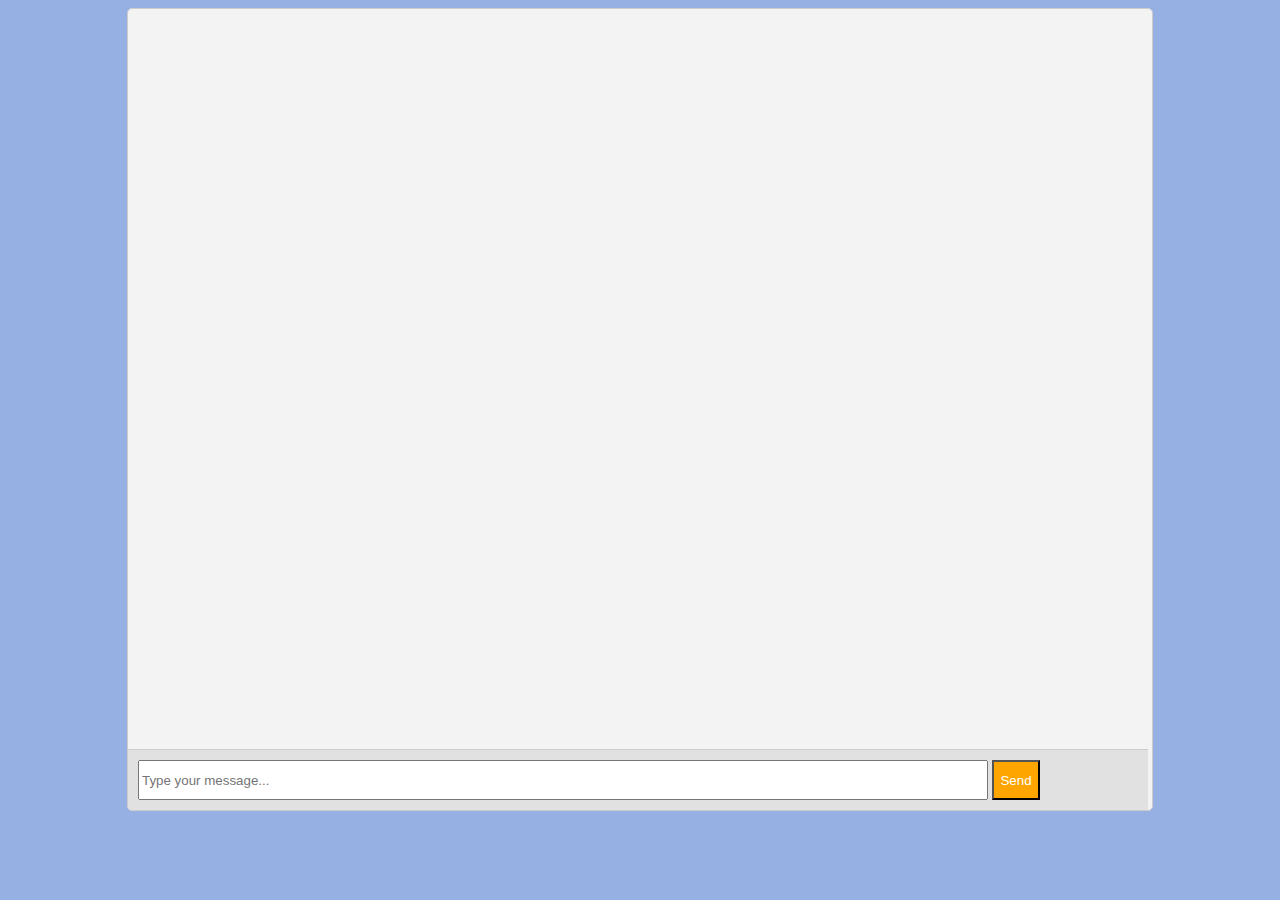
<file: CodeClause_ChatGPT_Integration/index.html>
<!DOCTYPE html>
<html lang="en">
<head>
  <meta charset="UTF-8">
  <meta name="viewport" content="width=device-width, initial-scale=1.0">
  <title>ChatGPT Integration</title>
  <link rel="stylesheet" href="style.css">
</head>
<body>
  <div class="chat-container">
    <div class="chat-log" id="chat-log"></div>
    <form class="input-container">
      <input type="text" id="user-input" autocomplete="off" placeholder="Type your message...">
      <input type="submit" id="send-button" value="Send" onclick="sendMessage()"></input>
    </form>
  </div>
  <script src="index.js"></script>
</body>
</html>
</file>
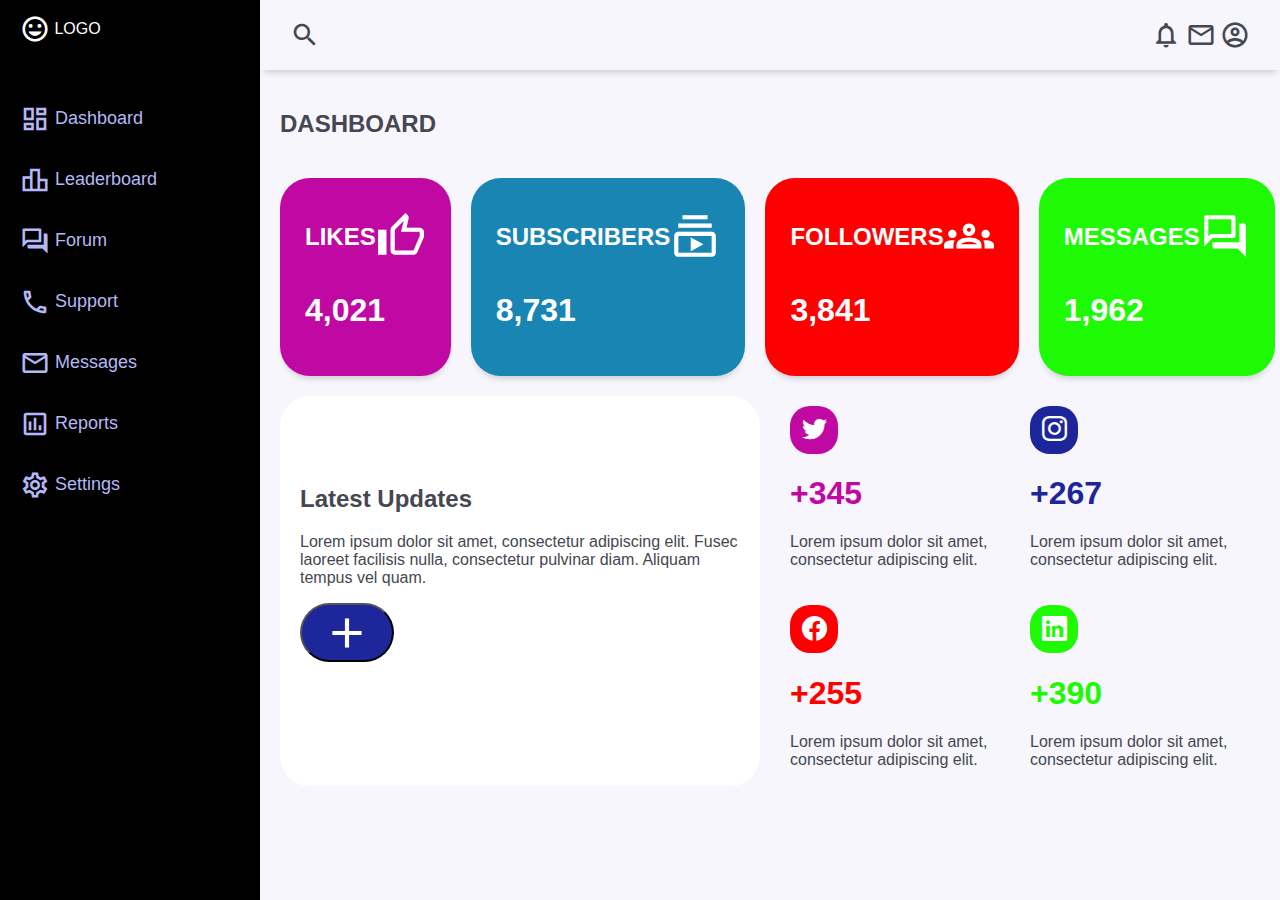
<file: CodeClause_Social-Media_Dashboard/Dashboard.html>
<!DOCTYPE html>
<html lang="en">
<head>
    <meta charset="UTF-8">
    <meta name="viewport" content="width=device-width, initial-scale=1.0">
    <title>Dashboard</title>
    <!--Open Sans font-->
    <link href="https://fonts.googleapis.com/css2?family=Roboto+Condensed:ital,wght@0,700;1,400&display=swap"
    rel="stylesheet">
    <!--matirial Icons-->
    <link href="https://fonts.googleapis.com/icon?family=Material+Icons+Outlined"
    rel="stylesheet">
    <!--boostrap icons-->
    <link rel="stylesheet" href="https://cdn.jsdelivr.net/npm/bootstrap-icons@1.11.3/font/bootstrap-icons.min.css">
    <!--Custo CSS-->
    <link rel="stylesheet" href="Dashboard.css">
</head>
<body>

    <div class="grid-container">
        <!--start of header-->
        <header class="header">
            <div class="menu-icon"onclick="openSidebar()">
                <span class="material-icons-outlined">menu</span>
            </div>
            <div class="header-left">
                <span class="material-icons-outlined">search</span>
            </div>
            <div class="header-right">
                <span class="material-icons-outlined">notifications</span>
                <span class="material-icons-outlined">email</span>
                <span class="material-icons-outlined">account_circle</span>
            </div>
        </header>
        <!--end of header-->


        <!--start of aside-->
        <aside id="side-bar">
            <div class="sidebar-title">
                <div class="sidebar brand">
                    <span class="material-icons-outlined">mood</span> LOGO
                </div>
                <span class="material-symbols-outlined" onclick="closeSidebar()">close</span>
            </div>
            <ul class="sidebar-list">
                <li class="sidebar-list-item">
                    <a href="a">
                        <span class="material-icons-outlined">dashboard</span> Dashboard
                    </a>
                </li>
                <li class="sidebar-list-item">
                    <a href="a">
                        <span class="material-icons-outlined">leaderboard</span> Leaderboard
                    </a>
                </li>
                <li class="sidebar-list-item">
                    <a href="a">
                        <span class="material-icons-outlined">forum</span> Forum
                    </a>
                </li>
                <li class="sidebar-list-item">
                    <a href="a">
                        <span class="material-icons-outlined">phone</span> Support
                    </a>
                </li>
                <li class="sidebar-list-item">
                    <a href="a">
                        <span class="material-icons-outlined">email</span> Messages
                    </a>
                </li>
                <li class="sidebar-list-item">
                    <a href="a">
                        <span class="material-icons-outlined">poll</span> Reports
                    </a>
                </li>
                <li class="sidebar-list-item">
                    <a href="a">
                        <span class="material-icons-outlined">settings</span> Settings
                    </a>
                </li>
            </ul>
        </aside>
        <!--end of aside-->


        <!--start main-->
        <main class="main-container">
            <div class="main-title">
                <h2>DASHBOARD</h2>
            </div>

            <div class="main-cards">

                <div class="card">
                    <div class="card-inner">
                        <h2>LIKES</h2>
                        <span class="material-icons-outlined">thumb_up</span>
                    </div>
                    <h1>4,021</h1>
                </div>
                <div class="card">
                    <div class="card-inner">
                        <h2>SUBSCRIBERS</h2>
                        <span class="material-icons-outlined">subscriptions</span>
                    </div>
                    <h1>8,731</h1>
                </div>
                <div class="card">
                    <div class="card-inner">
                        <h2>FOLLOWERS</h2>
                        <span class="material-icons-outlined">groups</span>
                    </div>
                    <h1>3,841</h1>
                </div>
                <div class="card">
                    <div class="card-inner">
                        <h2>MESSAGES</h2>
                        <span class="material-icons-outlined">forum</span>
                    </div>
                    <h1>1,962</h1>
                </div>

            </div>



            <div class="products">

                <div class="product-card">
                    <h2 class="product-discription">Latest Updates</h2>
                    <p class="text-secondary">
                        Lorem ipsum dolor sit amet, consectetur adipiscing elit. Fusec laoreet facilisis nulla, consectetur
                        pulvinar diam. Aliquam tempus vel quam.
                    </p>
                    <button type="button" class="product-button">
                        <span class="material-icons-outlined">add</span>
                    </button>
                </div>


                <div class="social-media">
                    <div class="product">


                        <div>
                            <div class="product-icon background-pink">
                                <i class="bi bi-twitter"></i>
                            </div>
                            <h1 class="text-pink">+345</h1>
                            <p class="text-secondary">Lorem ipsum dolor sit amet, consectetur adipiscing elit.</p>
                        </div>
                        <div>
                            <div class="product-icon background-blue">
                                <i class="bi bi-instagram"></i>
                            </div>
                            <h1 class="text-blue">+267</h1>
                            <p class="text-secondary">Lorem ipsum dolor sit amet, consectetur adipiscing elit.</p>
                        </div>
                        <div>
                            <div class="product-icon background-red">
                                <i class="bi bi-facebook"></i>
                            </div>
                            <h1 class="text-red">+255</h1>
                            <p class="text-secondary">Lorem ipsum dolor sit amet, consectetur adipiscing elit.</p>
                        </div>
                        <div>
                            <div class="product-icon background-green">
                                <i class="bi bi-linkedin"></i>
                            </div>
                            <h1 class="text-green">+390</h1>
                            <p class="text-secondary">Lorem ipsum dolor sit amet, consectetur adipiscing elit.</p>
                        </div>


                    </div>
                </div>


            </div>
        </main>
        <!--end main-->

    </div>
    <script src="Dashboard.js"></script>
</body>
</html>
</file>
<file: CodeClause_ChatGPT_Integration/style.css>
body {
    font-family: Arial, sans-serif;
    background-color: #96b0e3;
    display: flex;
    align-items: center;
    justify-content: center;
  }
  * {
    color: white
  }
  .chat-container {
    max-width: 1000px;
    min-width: 80vw;
    margin: 0 auto;
    border: 1px solid #ccc;
    border-radius: 5px;
    overflow: hidden;
    display: flex;
    flex-direction: column;
    background-color: #f3f3f3;
  }
  .chat-log {
    padding: 10px;
    height: 80vh;
    overflow-y: auto;
  }
  .user-message {
    background-color: rgb(210, 210, 210);
    color: rgb(65, 65, 65);
    padding: 8px;
    border-radius: 5px;
    margin: 5px 0;
  }
  .bot-message {
    color: white;
    background-color: rgb(65, 65, 65);
    pre {
        color: rgb(30, 197, 0);
    }
    padding: 8px;
    border-radius: 5px;
    margin: 5px 0;
  }
  .input-container {
    padding: 10px;
    max-width: 1000px;
    background-color: rgb(225, 225, 225);
    border-top: 1px solid #ccc;
    #user-input {
      width: 85%;
      height: 40px;
      box-sizing: border-box;
      color: black;
    }
    #send-button {
      background-color: orange;
      height: 40px;

    }
  }
  .code-green {
    color: rgb(30, 197, 0); 
  }
</file>
<file: CodeClause_Social-Media_Dashboard/Dashboard.css>
body {
  margin:0;
  padding: 0;
  box-sizing: border-box;
  background-color:rgb(247,246,252) ;
  color: rgb(70,71,81);
  font-family:"Open Sans",Sans-serif;
}

.material-icons-outlined{
  vertical-align: middle;
  line-height: 1px;
  font-size:30px ;
}

.text-secondary{
  color: rgb(70,71,81);
}

.text-blue{
  color: rgb(28, 38, 154);
}

.background-blue{
  background-color:rgb(28, 38, 154);
}

.text-pink{
  color: rgb(192,8,162);
}

.background-pink{
  background-color: rgb(192,8,162);
}

.text-red{
  color: rgb(255,0,0);
}

.background-red{
  background-color: rgb(255,0,0);
}

.text-green{
  color: rgb(29,250,4);
}

.background-green{
  background-color: rgb(29,250,4);
}

.grid-container{
  display:grid ;
  grid-template-columns:260px 1fr 1fr 1fr ;
  grid-template-rows:0.2fr 3fr;
  grid-template-areas:
      "sidebar header header header"
      "sidebar main main main";
  height: 100vh;

}
.header{
  grid-area:header;
  height: 70px;
  display: flex;
  align-items: center;
  justify-content: space-between;
  padding:0 30px 0 30px;
  box-shadow: 0 6px 7px -4px rgba(0,0,0,0.2);
}

.menu-icon{
  display: none;
}

#side-bar{
  grid-area:sidebar;
  height: 100%;
  background-color:rgb(0, 0, 0);
  color:rgb(255,255,255);
  overflow-y: auto;
  transition:all 0.5s ;
  -webkit-transition:all 0.5s ;
}

.sidebar-title{
  display: flex;
  justify-content: space-between;
  align-items: center;
  padding:20px 20px 20px 20px;
  margin-bottom: 30px;
}

.sidebar-title > span {
  display: none;
}

.sidebar-brand{
  margin-top: 15px;
  font-size: 30px;
  font-weight: 700;
}

.sidebar-brand > .material-icons-outlined{
  font-size: 50px;
}

.sidebar-list{
  padding: 0;
  margin-top: 15px;
  list-style-type: none;
}

.sidebar-list-item{
  padding:20px 20px 20px 20px;
  font-size: 18px;
}

.sidebar-list-item:hover{
  background-color: rgb(255,255,255,0.2);
  cursor: pointer;
}

.sidebar-list-item > a{
  text-decoration: none;
  color: rgb(180,184,244);
}

.sidebar-responsive{
  display: inline !important;
  position: absolute;
}


.main-container{
  grid-area:main;
  overflow-y: auto;
  padding:20px 20px;
}


.main-title {
  display: flex;
  justify-content: space-between;
}

.main-cards{
  display: grid;
  grid-template-columns: 1fr 1fr 1fr 1fr;
  gap:20px;
  margin:20px 0;
}

.card{
  display: flex;
  flex-direction: column;
  justify-content: space-between;
  padding: 25px;
  color: rgb(255,255,255);
  border-radius:30px;
  box-shadow: 0 6px 7px -4px rgb(0,0,0,0.2);
}

.card:first-child{
  background-color: rgb(192, 8, 162);
}

.card:nth-child(2){
  background-color: rgb(25, 133, 179);
}


.card:nth-child(3){
  background-color:rgb(255, 0, 0);
}

.card:nth-child(4){
  background-color: rgb(29, 250, 4);
}

.card-inner{
  display: flex;
  align-items: center;
  justify-content:space-between ;
}

.card-inner > span {
  font-size:50px;
}

.products{
  display: grid;
  grid-template-columns: 1fr 1fr;
  gap: 20px;
}

.product-card{
  height: 350px;
  background-color:rgb(255,255,255);
  padding:20px;
  border-radius: 30px;
  box-shadow: 0 6px 7px -4px (0,0,0,0.2);
}

.product-discription{
  padding-top: 50px;
}

.product-button {
  background-color: rgb(29,38,154);
  color:rgb(255,255,255);
  padding: 20px;
  border-radius: 30px;
}

.product-button > .material-icons-outlined{
  font-size: 50px;
}

.social-media{
  height: 350px;
  padding: 10px;
}

.product{
  display: grid;
  grid-template-columns: 1fr 1fr;
  gap: 20px;
}

.product-icon{
  color: rgb(255,255,255);
  width: 48px;
  height: 48px;
  display: flex;
  align-items: center;
  justify-content: center;
  border-radius: 20px;
}

.product-icon > .bi{
  font-size: 25px;
}


/* medium <=992px */

@media screen and (max-width:992px){
  .grid-container {
      grid-template-columns:  1fr;
      grid-template-rows: 0.2fr 3fr;
      grid-template-areas:
      "header"
      "main";
  }

  #sidebar{
      display: none;
  }
  .menu-icon{
      display:inline ;
  }
  .sidebar-title > span{
      display: inline;
  }
}

/* small <=768  */
@media screen and(max-width:768px){
     .main-cards{
      grid-template-columns: 1fr;
      gap: 10px;
      margin-bottom: 0;
     } 

     .products{
      grid-template-columns: 1fr;
      margin-top: 30px;
     }
}


/* extra small<=567px */
@media screen and (max-width:567px){
  .header-left{
      display: none;
  }
}
</file>
